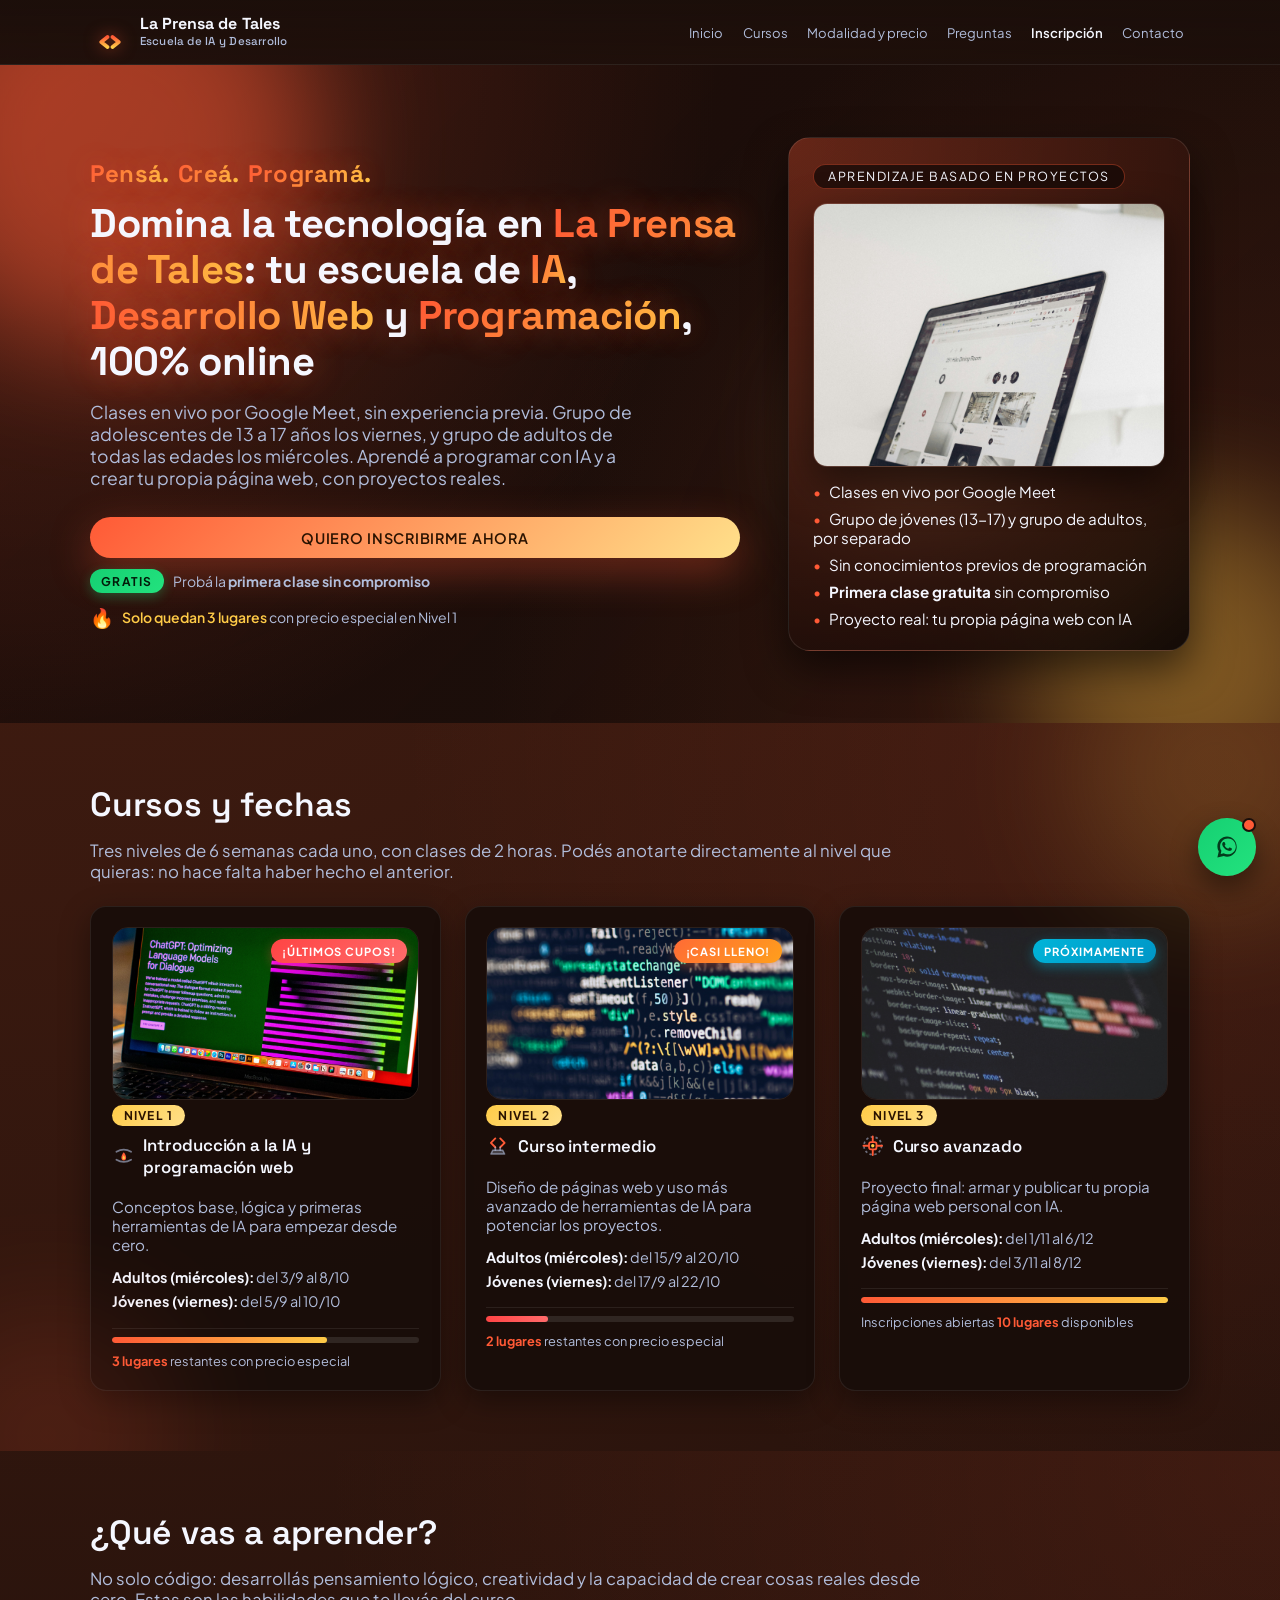
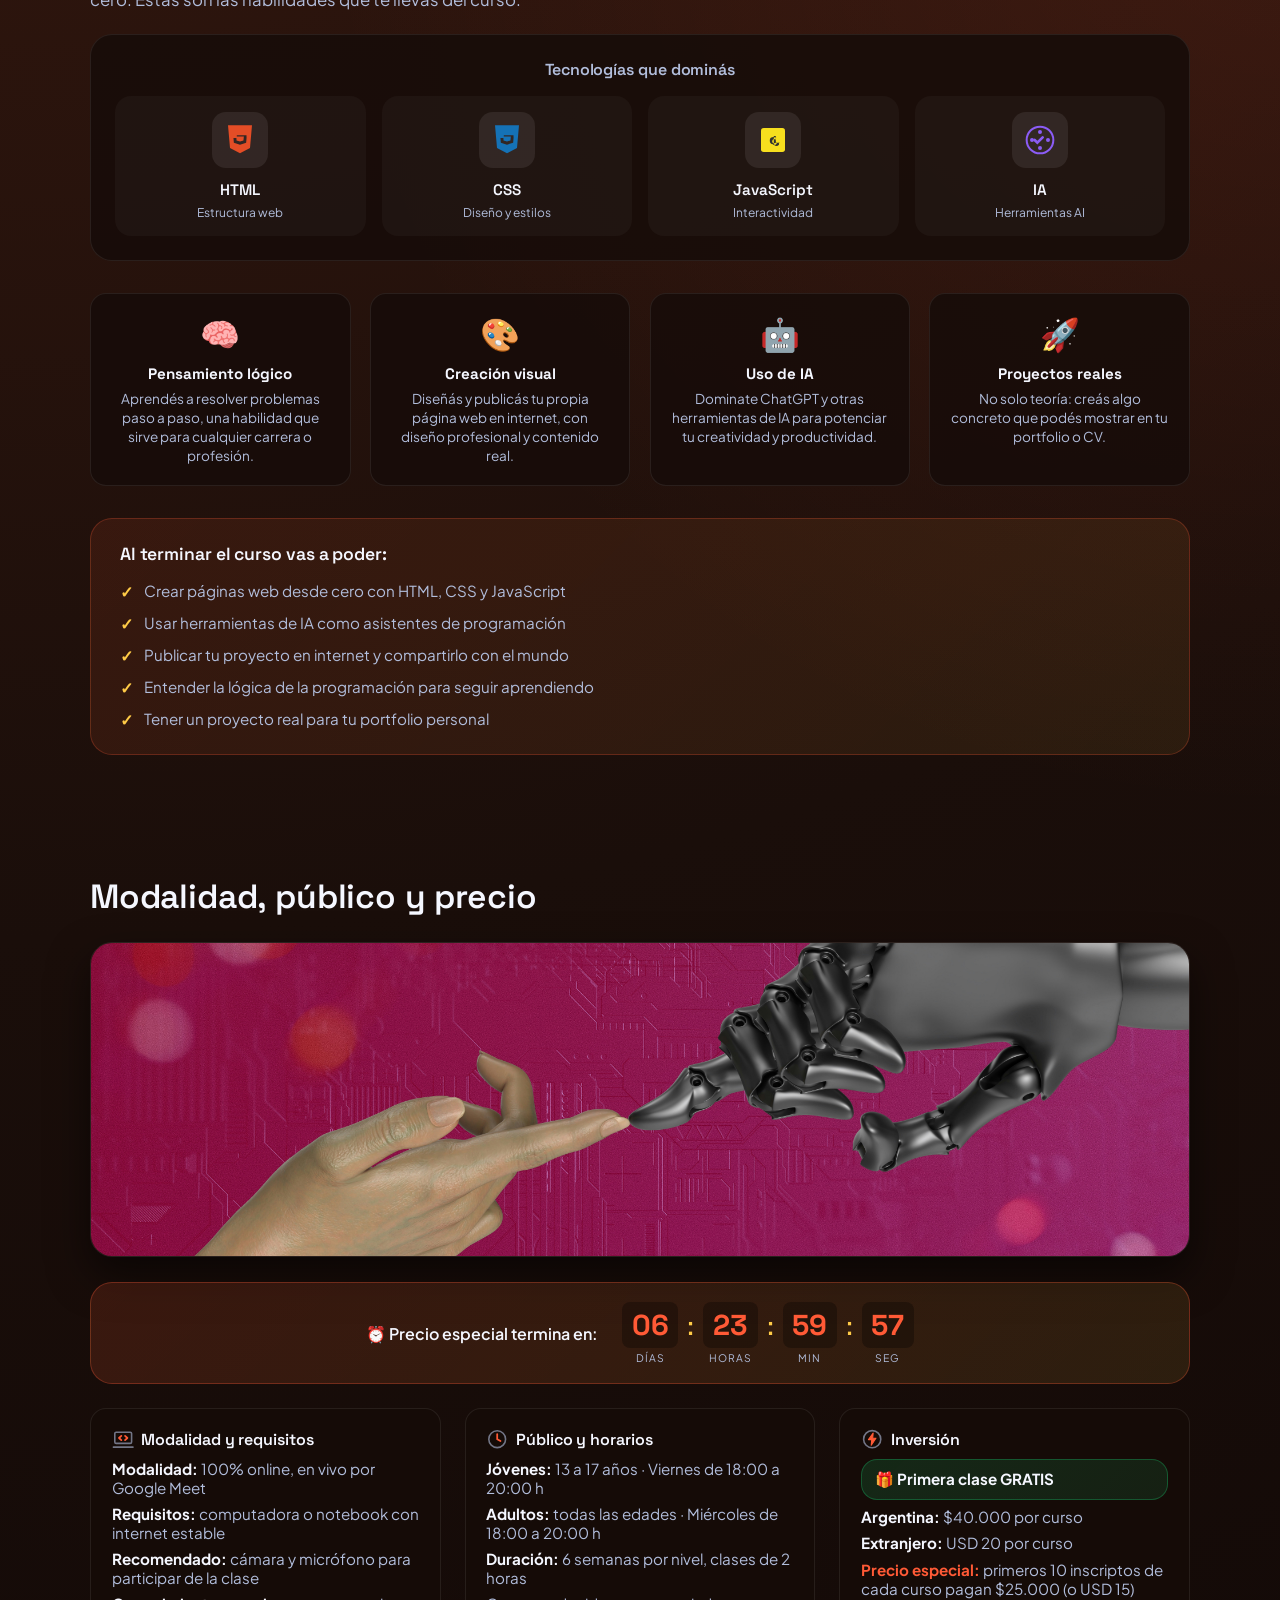
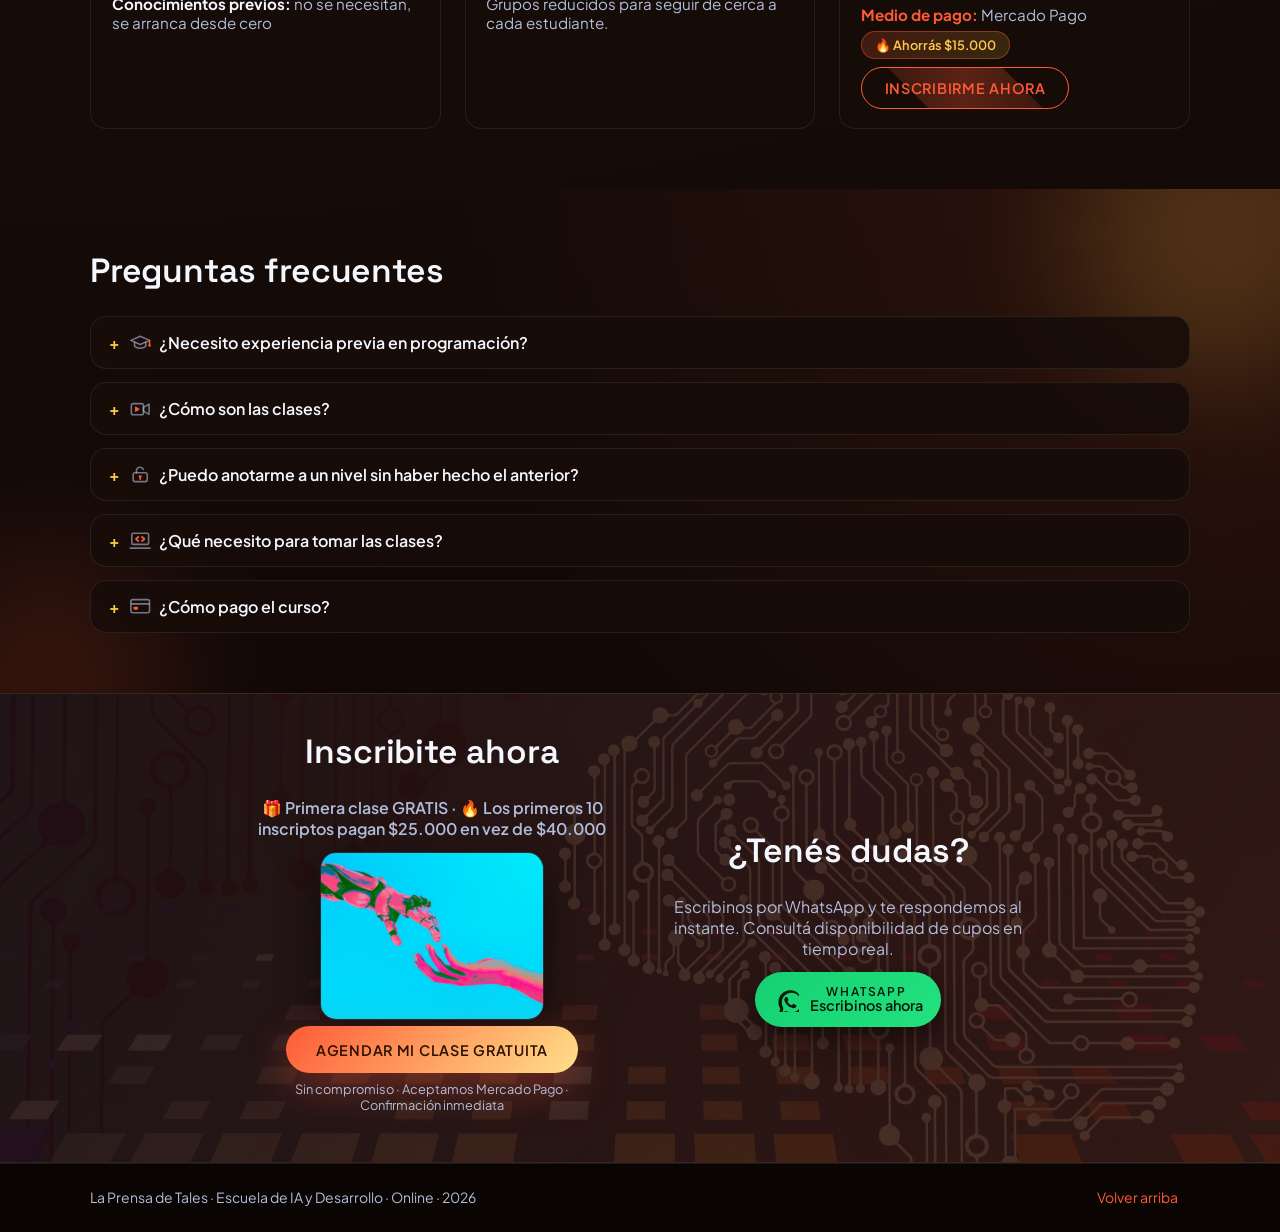
<file: index.html>
<!DOCTYPE html>
<html lang="es">
<head>
  <meta charset="UTF-8">
  <meta name="viewport" content="width=device-width, initial-scale=1.0">
  <title>La Prensa de Tales | Escuela de IA, Desarrollo Web y Programación online</title>
  <meta name="description" content="Cursos online en vivo de programación web e inteligencia artificial por Google Meet. Sin experiencia previa. Grupo de adolescentes (13 a 17 años, viernes) y grupo de adultos (miércoles). Inscripción por nivel, cupos limitados.">
  <meta name="theme-color" content="#1a0e0a">

  <meta property="og:type" content="website">
  <meta property="og:locale" content="es_AR">
  <meta property="og:title" content="Clases de Programación e IA Online | Jóvenes y Adultos">
  <meta property="og:description" content="Cursos online en vivo por Google Meet, sin experiencia previa. Adolescentes los viernes, adultos los miércoles. Inscripción independiente por nivel.">
  <meta property="og:image" content="https://jpviola.github.io/cursos-programacion/assets/charlesdeluvio-HTDVSbFsy3U-unsplash.jpg">
  <meta property="og:url" content="https://jpviola.github.io/cursos-programacion/">
  <link rel="canonical" href="https://jpviola.github.io/cursos-programacion/">

  <meta name="twitter:card" content="summary_large_image">
  <meta name="twitter:title" content="Clases de Programación e IA Online | Jóvenes y Adultos">
  <meta name="twitter:description" content="Cursos online en vivo por Google Meet, sin experiencia previa. Adolescentes los viernes, adultos los miércoles.">
  <meta name="twitter:image" content="https://jpviola.github.io/cursos-programacion/assets/charlesdeluvio-HTDVSbFsy3U-unsplash.jpg">

  <link rel="icon" href="assets/favicon_laprensadeTales.ico" sizes="any">

  <link rel="preconnect" href="https://fonts.googleapis.com">
  <link rel="preconnect" href="https://fonts.gstatic.com" crossorigin>
  <link href="https://fonts.googleapis.com/css2?family=Plus+Jakarta+Sans:ital,wght@0,400;0,500;0,600;0,700;1,400;1,500&family=Space+Grotesk:wght@500;600;700&display=swap" rel="stylesheet">
  <link rel="stylesheet" href="styles.css">

  <script type="application/ld+json">
  {
    "@context": "https://schema.org",
    "@type": "Course",
    "name": "Programación web e inteligencia artificial (online)",
    "description": "Curso online en vivo por Google Meet de programación web e inteligencia artificial, sin experiencia previa requerida. Grupo de adolescentes de 13 a 17 años (viernes) y grupo de adultos de todas las edades (miércoles). Tres niveles de 6 semanas cada uno, con inscripción independiente por nivel.",
    "provider": {
      "@type": "Person",
      "name": "Juan Pablo Viola"
    },
    "hasCourseInstance": [
      { "@type": "CourseInstance", "name": "Nivel 1 · Introducción a la IA y programación web (Adultos)", "courseMode": "online", "courseWorkload": "PT2H", "startDate": "2026-09-03", "endDate": "2026-10-08" },
      { "@type": "CourseInstance", "name": "Nivel 1 · Introducción a la IA y programación web (Jóvenes)", "courseMode": "online", "courseWorkload": "PT2H", "startDate": "2026-09-05", "endDate": "2026-10-10" },
      { "@type": "CourseInstance", "name": "Nivel 2 · Curso intermedio (Adultos)", "courseMode": "online", "courseWorkload": "PT2H", "startDate": "2026-09-15", "endDate": "2026-10-20" },
      { "@type": "CourseInstance", "name": "Nivel 2 · Curso intermedio (Jóvenes)", "courseMode": "online", "courseWorkload": "PT2H", "startDate": "2026-09-17", "endDate": "2026-10-22" },
      { "@type": "CourseInstance", "name": "Nivel 3 · Curso avanzado (Adultos)", "courseMode": "online", "courseWorkload": "PT2H", "startDate": "2026-11-01", "endDate": "2026-12-06" },
      { "@type": "CourseInstance", "name": "Nivel 3 · Curso avanzado (Jóvenes)", "courseMode": "online", "courseWorkload": "PT2H", "startDate": "2026-11-03", "endDate": "2026-12-08" }
    ],
    "offers": [
      { "@type": "Offer", "priceCurrency": "ARS", "price": "0", "description": "Primera clase gratuita sin compromiso" },
      { "@type": "Offer", "priceCurrency": "ARS", "price": "40000", "description": "Precio por curso en Argentina. $25.000 para los primeros 10 inscriptos de cada curso." },
      { "@type": "Offer", "priceCurrency": "USD", "price": "20", "description": "Precio por curso para inscriptos desde el exterior. USD 15 para los primeros 10 inscriptos de cada curso." }
    ]
  }
  </script>
</head>
<body>
  <a href="#main" class="skip-link">Saltar al contenido principal</a>

  <svg width="0" height="0" style="position:absolute" aria-hidden="true" focusable="false">
    <defs>
      <symbol id="ico-laptop" viewBox="0 0 24 24">
        <rect x="3" y="4.5" width="18" height="12" rx="1.5" fill="none" stroke="rgba(177,189,219,0.6)" stroke-width="1.7"/>
        <path d="M1.5 20.5 H22.5" fill="none" stroke="rgba(177,189,219,0.6)" stroke-width="1.7" stroke-linecap="round"/>
        <path d="M10 8.5 L7.5 10.75 L10 13" fill="none" stroke="#ff5a36" stroke-width="1.9" stroke-linecap="round" stroke-linejoin="round"/>
        <path d="M14 8.5 L16.5 10.75 L14 13" fill="none" stroke="#ff5a36" stroke-width="1.9" stroke-linecap="round" stroke-linejoin="round"/>
      </symbol>
      <symbol id="ico-clock" viewBox="0 0 24 24">
        <circle cx="12" cy="12" r="9" fill="none" stroke="rgba(177,189,219,0.6)" stroke-width="1.7"/>
        <path d="M12 6.5 V12 L15.5 14" fill="none" stroke="#ff5a36" stroke-width="1.9" stroke-linecap="round" stroke-linejoin="round"/>
      </symbol>
      <symbol id="ico-bolt" viewBox="0 0 24 24">
        <circle cx="12" cy="12" r="9.2" fill="none" stroke="rgba(177,189,219,0.6)" stroke-width="1.7"/>
        <path d="M13 5.5 L8 12.5 H11.5 L11 18.5 L16 11 H12.5 Z" fill="#ff5a36" stroke="#ff5a36" stroke-width="1.2" stroke-linejoin="round"/>
      </symbol>
      <symbol id="ico-cap" viewBox="0 0 24 24">
        <path d="M2 9 L12 4.5 L22 9 L12 13.5 Z" fill="none" stroke="rgba(177,189,219,0.6)" stroke-width="1.7" stroke-linejoin="round"/>
        <path d="M6 11 V15.5 C6 15.5 8.5 17.5 12 17.5 C15.5 17.5 18 15.5 18 15.5 V11" fill="none" stroke="rgba(177,189,219,0.6)" stroke-width="1.7" stroke-linecap="round" stroke-linejoin="round"/>
        <path d="M22 9 V13.5" fill="none" stroke="#ff5a36" stroke-width="1.7" stroke-linecap="round"/>
        <circle cx="22" cy="14.5" r="1.4" fill="#ff5a36"/>
      </symbol>
      <symbol id="ico-video" viewBox="0 0 24 24">
        <rect x="2.5" y="6" width="13" height="12" rx="2" fill="none" stroke="rgba(177,189,219,0.6)" stroke-width="1.7"/>
        <path d="M15.5 10 L21.5 6.5 V17.5 L15.5 14 Z" fill="none" stroke="rgba(177,189,219,0.6)" stroke-width="1.7" stroke-linejoin="round"/>
        <path d="M7 9.5 L11 12 L7 14.5 Z" fill="#ff5a36" stroke="#ff5a36" stroke-width="1" stroke-linejoin="round"/>
      </symbol>
      <symbol id="ico-unlock" viewBox="0 0 24 24">
        <rect x="4.5" y="10.5" width="15" height="9.5" rx="2" fill="none" stroke="rgba(177,189,219,0.6)" stroke-width="1.7"/>
        <path d="M8 10.5 V7.5 A4 4 0 0 1 15.5 7" fill="none" stroke="rgba(177,189,219,0.6)" stroke-width="1.7" stroke-linecap="round"/>
        <circle cx="12" cy="14.5" r="1.5" fill="#ff5a36"/>
        <path d="M12 15.5 V17.5" fill="none" stroke="#ff5a36" stroke-width="1.7" stroke-linecap="round"/>
      </symbol>
      <symbol id="ico-card" viewBox="0 0 24 24">
        <rect x="2" y="5" width="20" height="14" rx="2" fill="none" stroke="rgba(177,189,219,0.6)" stroke-width="1.7"/>
        <path d="M2 9.5 H22" fill="none" stroke="rgba(177,189,219,0.6)" stroke-width="1.7"/>
        <rect x="5" y="12.5" width="4.5" height="3.2" rx="0.6" fill="#ff5a36"/>
      </symbol>
      <symbol id="ico-flame" viewBox="0 0 24 24">
        <path d="M4.5 8 Q12 3.5 19.5 8" fill="none" stroke="rgba(177,189,219,0.6)" stroke-width="1.8" stroke-linecap="round"/>
        <path d="M4.5 16 Q12 20.5 19.5 16" fill="none" stroke="rgba(177,189,219,0.6)" stroke-width="1.8" stroke-linecap="round"/>
        <path d="M12 8.5 C13.8 10.8 14.4 12.5 14.4 14.1 C14.4 15.9 13.3 16.8 12 16.8 C10.7 16.8 9.6 15.9 9.6 14.1 C9.6 12.5 10.2 10.8 12 8.5 Z" fill="#ff5a36"/>
        <path d="M12 11.4 C12.9 12.7 13.2 13.6 13.2 14.4 C13.2 15.3 12.7 15.8 12 15.8 C11.3 15.8 10.8 15.3 10.8 14.4 C10.8 13.6 11.1 12.7 12 11.4 Z" fill="#ffcb47"/>
      </symbol>
      <symbol id="ico-nodes" viewBox="0 0 24 24">
        <path d="M12 12 L5 5 M12 12 L19 5 M12 12 L5 19 M12 12 L19 19" stroke="rgba(177,189,219,0.5)" stroke-width="1.6" stroke-linecap="round"/>
        <circle cx="5" cy="5" r="2.4" fill="#b1bddb"/>
        <circle cx="19" cy="5" r="2.4" fill="#b1bddb"/>
        <circle cx="5" cy="19" r="2.4" fill="#b1bddb"/>
        <circle cx="19" cy="19" r="2.4" fill="#b1bddb"/>
        <circle cx="12" cy="12" r="4.3" fill="#1a0e0a" stroke="#ff5a36" stroke-width="1.8"/>
        <path d="M12.7 9.8 L10.3 12.5 H12 L11.3 14.4 L13.7 11.7 H12 Z" fill="#ffcb47"/>
      </symbol>
      <symbol id="ico-codepress" viewBox="0 0 24 24">
        <path d="M9.5 4.5 L5 9 L9.5 13.5" fill="none" stroke="#ff5a36" stroke-width="1.9" stroke-linecap="round" stroke-linejoin="round"/>
        <path d="M14.5 4.5 L19 9 L14.5 13.5" fill="none" stroke="#ff5a36" stroke-width="1.9" stroke-linecap="round" stroke-linejoin="round"/>
        <path d="M9.5 13.5 V16.5 M14.5 13.5 V16.5" stroke="rgba(177,189,219,0.6)" stroke-width="1.7" stroke-linecap="round"/>
        <path d="M5 20.5 L7 16.5 H17 L19 20.5 Z" fill="rgba(177,189,219,0.3)" stroke="rgba(177,189,219,0.6)" stroke-width="1.5" stroke-linejoin="round"/>
      </symbol>
      <symbol id="ico-target" viewBox="0 0 24 24">
        <circle cx="12" cy="12" r="9" fill="none" stroke="rgba(177,189,219,0.55)" stroke-width="1.7" stroke-dasharray="2.5 2.5"/>
        <path d="M12 2.5 V8 M12 16 V21.5 M2.5 12 H8 M16 12 H21.5" stroke="#ff5a36" stroke-width="1.9" stroke-linecap="round"/>
        <rect x="8.2" y="8.2" width="7.6" height="7.6" rx="2" fill="#1a0e0a" stroke="#ff5a36" stroke-width="1.8"/>
        <circle cx="12" cy="12" r="1.7" fill="#ffcb47"/>
      </symbol>
    </defs>
  </svg>

  <header class="header">
    <div class="container header-content">
      <a href="#inicio" class="logo-area" aria-label="La Prensa de Tales, inicio">
        <svg class="brand-mark" viewBox="0 0 64 64" width="40" height="40" aria-hidden="true" focusable="false">
          <defs>
            <linearGradient id="brand-fire" x1="0" y1="0" x2="0" y2="1">
              <stop offset="0" stop-color="#ff5a36"/>
              <stop offset="1" stop-color="#ffcb47"/>
            </linearGradient>
          </defs>
          <g fill="none" stroke="url(#brand-fire)" stroke-width="6" stroke-linecap="round" stroke-linejoin="round">
            <path d="M16 16 H48"/>
            <path d="M32 16 V38"/>
            <path d="M28 40 L18 48 L28 56"/>
            <path d="M36 40 L46 48 L36 56"/>
          </g>
        </svg>
        <span class="logo-text">
          <span class="logo-main">La Prensa de Tales</span>
          <span class="logo-sub">Escuela de IA y Desarrollo</span>
        </span>
      </a>
      <button class="nav-toggle" aria-expanded="false" aria-label="Abrir menú" aria-controls="nav-principal">
        <span></span>
        <span></span>
        <span></span>
      </button>
      <nav class="nav" id="nav-principal">
        <a href="#inicio" class="nav-link">Inicio</a>
        <a href="#cursos" class="nav-link">Cursos</a>
        <a href="#info" class="nav-link">Modalidad y precio</a>
        <a href="#faq" class="nav-link">Preguntas</a>
        <a href="#inscripcion" class="nav-link nav-highlight">Inscripción</a>
        <a href="#contacto" class="nav-link">Contacto</a>
      </nav>
    </div>
  </header>

  <main id="main">
    <section id="inicio" class="section hero">
      <div class="hero-overlay"></div>
      <div class="blob hero-blob-1" aria-hidden="true"></div>
      <div class="blob hero-blob-2" aria-hidden="true"></div>
      <div class="blob hero-blob-3" aria-hidden="true"></div>
      <div class="container hero-content">
        <div class="hero-text">
          <p class="hero-slogan"><span class="fire-text">Pensá.</span> <span class="fire-text">Creá.</span> <span class="fire-text">Programá.</span></p>
          <h1>Domina la tecnología en <span class="fire-text">La Prensa de Tales</span>: tu escuela de <span class="fire-text">IA</span>, <span class="fire-text">Desarrollo Web</span> y <span class="fire-text">Programación</span>, 100% online</h1>
          <p class="hero-subtitle">Clases en vivo por Google Meet, sin experiencia previa. Grupo de adolescentes de 13 a 17 años los viernes, y grupo de adultos de todas las edades los miércoles. Aprendé a programar con IA y a crear tu propia página web, con proyectos reales.</p>
          <div class="hero-cta">
            <button id="btn-inscripcion-hero" class="btn btn-primary btn-pulse">Quiero inscribirme ahora</button>
            <div class="hero-free-trial">
              <span class="free-trial-badge">GRATIS</span>
              <span class="hero-note">Probá la <strong>primera clase sin compromiso</strong></span>
            </div>
            <div class="hero-urgency">
              <span class="urgency-icon">🔥</span>
              <span class="hero-note"><span class="hero-note-warm">Solo quedan 3 lugares</span> con precio especial en Nivel 1</span>
            </div>
          </div>
        </div>
        <div class="hero-side">
          <div class="hero-badge">Aprendizaje basado en proyectos</div>
          <img class="hero-photo" src="assets/charlesdeluvio-HTDVSbFsy3U-unsplash.jpg" alt="Persona aprendiendo programación en notebook" loading="lazy">
          <ul class="hero-list">
            <li>Clases en vivo por Google Meet</li>
            <li>Grupo de jóvenes (13-17) y grupo de adultos, por separado</li>
            <li>Sin conocimientos previos de programación</li>
            <li><strong>Primera clase gratuita</strong> sin compromiso</li>
            <li>Proyecto real: tu propia página web con IA</li>
          </ul>
        </div>
      </div>
    </section>

    <section id="cursos" class="section section-alt section-blobbed">
      <div class="blob section-blob-1" aria-hidden="true"></div>
      <div class="blob section-blob-2" aria-hidden="true"></div>
      <div class="container">
        <h2>Cursos y fechas</h2>
        <p class="section-lead">Tres niveles de 6 semanas cada uno, con clases de 2 horas. Podés anotarte directamente al nivel que quieras: no hace falta haber hecho el anterior.</p>
        <div class="grid-3 cursos-grid">
          <article class="card curso-card">
            <div class="curso-card-header">
              <img class="curso-card-img" src="assets/emiliano-vittoriosi-G_vWviqUCCg-unsplash.jpg" alt="Escribiendo las primeras líneas de código" loading="lazy">
              <span class="curso-badge">Nivel 1</span>
              <span class="urgency-badge">¡Últimos cupos!</span>
            </div>
            <h3><svg class="ico curso-ico" aria-hidden="true"><use href="#ico-flame"/></svg> Introducción a la IA y programación web</h3>
            <p>Conceptos base, lógica y primeras herramientas de IA para empezar desde cero.</p>
            <ul class="curso-fechas">
              <li><strong>Adultos (miércoles):</strong> del 3/9 al 8/10</li>
              <li><strong>Jóvenes (viernes):</strong> del 5/9 al 10/10</li>
            </ul>
            <div class="cupos-disponibles">
              <div class="cupos-bar">
                <div class="cupos-bar-fill" data-cupos="7" data-total="10"></div>
              </div>
              <span class="cupos-text"><strong>3 lugares</strong> restantes con precio especial</span>
            </div>
          </article>
          <article class="card curso-card">
            <div class="curso-card-header">
              <img class="curso-card-img" src="assets/markus-spiske-MgtHZ4zlC1U-unsplash.jpg" alt="Código de una página web en pantalla" loading="lazy">
              <span class="curso-badge">Nivel 2</span>
              <span class="urgency-badge urgency-hot">¡Casi lleno!</span>
            </div>
            <h3><svg class="ico curso-ico" aria-hidden="true"><use href="#ico-codepress"/></svg> Curso intermedio</h3>
            <p>Diseño de páginas web y uso más avanzado de herramientas de IA para potenciar los proyectos.</p>
            <ul class="curso-fechas">
              <li><strong>Adultos (miércoles):</strong> del 15/9 al 20/10</li>
              <li><strong>Jóvenes (viernes):</strong> del 17/9 al 22/10</li>
            </ul>
            <div class="cupos-disponibles">
              <div class="cupos-bar">
                <div class="cupos-bar-fill" data-cupos="2" data-total="10"></div>
              </div>
              <span class="cupos-text"><strong>2 lugares</strong> restantes con precio especial</span>
            </div>
          </article>
          <article class="card curso-card">
            <div class="curso-card-header">
              <img class="curso-card-img" src="assets/maik-jonietz-_yMciiStJyY-unsplash.jpg" alt="Pantalla mostrando un proyecto web terminado" loading="lazy">
              <span class="curso-badge">Nivel 3</span>
              <span class="urgency-badge urgency-new">Próximamente</span>
            </div>
            <h3><svg class="ico curso-ico" aria-hidden="true"><use href="#ico-target"/></svg> Curso avanzado</h3>
            <p>Proyecto final: armar y publicar tu propia página web personal con IA.</p>
            <ul class="curso-fechas">
              <li><strong>Adultos (miércoles):</strong> del 1/11 al 6/12</li>
              <li><strong>Jóvenes (viernes):</strong> del 3/11 al 8/12</li>
            </ul>
            <div class="cupos-disponibles">
              <div class="cupos-bar">
                <div class="cupos-bar-fill" data-cupos="10" data-total="10"></div>
              </div>
              <span class="cupos-text">Inscripciones abiertas <strong>10 lugares</strong> disponibles</span>
            </div>
          </article>
        </div>
      </div>
    </section>

    <section id="beneficios" class="section section-alt">
      <div class="container">
        <h2>¿Qué vas a aprender?</h2>
        <p class="section-lead">No solo código: desarrollás pensamiento lógico, creatividad y la capacidad de crear cosas reales desde cero. Estas son las habilidades que te llevás del curso.</p>
        
        <div class="tech-showcase">
          <h3 class="tech-title">Tecnologías que dominás</h3>
          <div class="tech-grid">
            <div class="tech-item">
              <div class="tech-icon html-icon">
                <svg viewBox="0 0 24 24" width="32" height="32" aria-hidden="true">
                  <path fill="#E44D26" d="M3 1l1.5 17L12 22l7.5-4L21 1H3zm14.5 5H8.5l.2 2.5h8.4l-.5 5.5-4.6 1.5-4.6-1.5-.3-3.5h2.2l.1 1.8 2.6.8 2.6-.8.3-3h-5.3V8h7.2l-.2 2.5z"/>
                </svg>
              </div>
              <span class="tech-name">HTML</span>
              <span class="tech-desc">Estructura web</span>
            </div>
            <div class="tech-item">
              <div class="tech-icon css-icon">
                <svg viewBox="0 0 24 24" width="32" height="32" aria-hidden="true">
                  <path fill="#1572B6" d="M3 1l1.5 17L12 22l7.5-4L21 1H3zm14.5 5H8.5l.2 2.5h8.4l-.5 5.5-4.6 1.5-4.6-1.5-.3-3.5h2.2l.1 1.8 2.6.8 2.6-.8.3-3h-5.3V8h7.2l-.2 2.5z"/>
                </svg>
              </div>
              <span class="tech-name">CSS</span>
              <span class="tech-desc">Diseño y estilos</span>
            </div>
            <div class="tech-item">
              <div class="tech-icon js-icon">
                <svg viewBox="0 0 24 24" width="32" height="32" aria-hidden="true">
                  <rect fill="#F7DF1E" x="3" y="3" width="18" height="18" rx="2"/>
                  <path fill="#323330" d="M12 15.2c-.8 0-1.4-.2-1.8-.7-.4-.5-.6-1.1-.6-2 0-1 .3-1.7.8-2.1.5-.4 1.2-.6 2.1-.6.8 0 1.4.2 1.9.5l-.4 1.4c-.3-.2-.7-.3-1.1-.3-.5 0-.9.1-1.1.4-.2.3-.4.6-.4 1.1 0 .5.1.9.4 1.1.2.3.6.4 1 .4.7 0 1.2-.2 1.6-.7l.4 1.1c-.6.6-1.3.9-2.3.9zm4.3-.1l.5-1.4c-.4.3-.8.4-1.3.4-.6 0-1-.2-1.2-.5-.2-.4-.2-.8-.2-1.4V9h-1.5v4.8c0 1 .2 1.7.5 2.1.3.4.8.6 1.4.6.8 0 1.4-.3 2-.9l-.2-1.3z"/>
                </svg>
              </div>
              <span class="tech-name">JavaScript</span>
              <span class="tech-desc">Interactividad</span>
            </div>
            <div class="tech-item">
              <div class="tech-icon ai-icon">
                <svg viewBox="0 0 24 24" width="32" height="32" aria-hidden="true">
                  <circle cx="12" cy="12" r="10" fill="none" stroke="#8b5cf6" stroke-width="1.5"/>
                  <path d="M8 12l2 2 4-4" stroke="#8b5cf6" stroke-width="2" fill="none" stroke-linecap="round"/>
                  <circle cx="12" cy="6" r="1.5" fill="#8b5cf6"/>
                  <circle cx="12" cy="18" r="1.5" fill="#8b5cf6"/>
                  <circle cx="6" cy="12" r="1.5" fill="#8b5cf6"/>
                  <circle cx="18" cy="12" r="1.5" fill="#8b5cf6"/>
                </svg>
              </div>
              <span class="tech-name">IA</span>
              <span class="tech-desc">Herramientas AI</span>
            </div>
          </div>
        </div>

        <div class="skills-grid">
          <div class="skill-card">
            <div class="skill-icon">🧠</div>
            <h4>Pensamiento lógico</h4>
            <p>Aprendés a resolver problemas paso a paso, una habilidad que sirve para cualquier carrera o profesión.</p>
          </div>
          <div class="skill-card">
            <div class="skill-icon">🎨</div>
            <h4>Creación visual</h4>
            <p>Diseñás y publicás tu propia página web en internet, con diseño profesional y contenido real.</p>
          </div>
          <div class="skill-card">
            <div class="skill-icon">🤖</div>
            <h4>Uso de IA</h4>
            <p>Dominate ChatGPT y otras herramientas de IA para potenciar tu creatividad y productividad.</p>
          </div>
          <div class="skill-card">
            <div class="skill-icon">🚀</div>
            <h4>Proyectos reales</h4>
            <p>No solo teoría: creás algo concreto que podés mostrar en tu portfolio o CV.</p>
          </div>
        </div>

        <div class="outcomes-box">
          <h3>Al terminar el curso vas a poder:</h3>
          <ul class="outcomes-list">
            <li>
              <span class="outcome-check">✓</span>
              <span>Crear páginas web desde cero con HTML, CSS y JavaScript</span>
            </li>
            <li>
              <span class="outcome-check">✓</span>
              <span>Usar herramientas de IA como asistentes de programación</span>
            </li>
            <li>
              <span class="outcome-check">✓</span>
              <span>Publicar tu proyecto en internet y compartirlo con el mundo</span>
            </li>
            <li>
              <span class="outcome-check">✓</span>
              <span>Entender la lógica de la programación para seguir aprendiendo</span>
            </li>
            <li>
              <span class="outcome-check">✓</span>
              <span>Tener un proyecto real para tu portfolio personal</span>
            </li>
          </ul>
        </div>
      </div>
    </section>

    <section id="info" class="section">
      <div class="container">
        <h2>Modalidad, público y precio</h2>
        <img class="info-banner" src="assets/igor-omilaev-gVQLAbGVB6Q-unsplash.jpg" alt="Grupo de estudiantes trabajando juntos con notebooks" loading="lazy">
        
        <div class="countdown-banner">
          <div class="countdown-content">
            <span class="countdown-label">⏰ Precio especial termina en:</span>
            <div class="countdown-timer" id="countdown">
              <div class="countdown-unit">
                <span class="countdown-number" id="days">07</span>
                <span class="countdown-text">días</span>
              </div>
              <span class="countdown-sep">:</span>
              <div class="countdown-unit">
                <span class="countdown-number" id="hours">23</span>
                <span class="countdown-text">horas</span>
              </div>
              <span class="countdown-sep">:</span>
              <div class="countdown-unit">
                <span class="countdown-number" id="minutes">59</span>
                <span class="countdown-text">min</span>
              </div>
              <span class="countdown-sep">:</span>
              <div class="countdown-unit">
                <span class="countdown-number" id="seconds">59</span>
                <span class="countdown-text">seg</span>
              </div>
            </div>
          </div>
        </div>

        <div class="details-grid">
          <div class="details-col">
            <h3><svg class="ico details-icon" aria-hidden="true"><use href="#ico-laptop"/></svg> Modalidad y requisitos</h3>
            <p><strong>Modalidad:</strong> 100% online, en vivo por Google Meet</p>
            <p><strong>Requisitos:</strong> computadora o notebook con internet estable</p>
            <p><strong>Recomendado:</strong> cámara y micrófono para participar de la clase</p>
            <p><strong>Conocimientos previos:</strong> no se necesitan, se arranca desde cero</p>
          </div>
          <div class="details-col">
            <h3><svg class="ico details-icon" aria-hidden="true"><use href="#ico-clock"/></svg> Público y horarios</h3>
            <p><strong>Jóvenes:</strong> 13 a 17 años · Viernes de 18:00 a 20:00 h</p>
            <p><strong>Adultos:</strong> todas las edades · Miércoles de 18:00 a 20:00 h</p>
            <p><strong>Duración:</strong> 6 semanas por nivel, clases de 2 horas</p>
            <p class="details-highlight">Grupos reducidos para seguir de cerca a cada estudiante.</p>
          </div>
          <div class="details-col">
            <h3><svg class="ico details-icon" aria-hidden="true"><use href="#ico-bolt"/></svg> Inversión</h3>
            <p class="free-class-highlight">🎁 <strong>Primera clase GRATIS</strong></p>
            <p><strong>Argentina:</strong> $40.000 por curso</p>
            <p><strong>Extranjero:</strong> USD 20 por curso</p>
            <p><strong class="strong-accent">Precio especial:</strong> primeros 10 inscriptos de cada curso pagan $25.000 (o USD 15)</p>
            <p><strong class="strong-accent">Medio de pago:</strong> Mercado Pago</p>
            <div class="precio-urgencia">
              <span class="precio-badge">🔥 Ahorrás $15.000</span>
            </div>
            <button id="btn-inscripcion-detalles" class="btn btn-outline btn-glow">Inscribirme ahora</button>
          </div>
        </div>
      </div>
    </section>

    <section id="faq" class="section section-alt section-blobbed">
      <div class="blob section-blob-1" aria-hidden="true"></div>
      <div class="blob section-blob-2" aria-hidden="true"></div>
      <div class="container">
        <h2>Preguntas frecuentes</h2>
        <div class="faq-list">
            <details class="faq-item">
              <summary><svg class="ico faq-icon" aria-hidden="true"><use href="#ico-cap"/></svg> ¿Necesito experiencia previa en programación?</summary>
              <p>No. Los tres niveles están pensados para empezar desde cero, sin conocimientos previos de programación ni de IA.</p>
            </details>
            <details class="faq-item">
              <summary><svg class="ico faq-icon" aria-hidden="true"><use href="#ico-video"/></svg> ¿Cómo son las clases?</summary>
              <p>Son en vivo por Google Meet, con grupos reducidos. Jóvenes (13 a 17 años) los viernes, y adultos (todas las edades) los miércoles, ambos de 18:00 a 20:00 h.</p>
            </details>
            <details class="faq-item">
              <summary><svg class="ico faq-icon" aria-hidden="true"><use href="#ico-unlock"/></svg> ¿Puedo anotarme a un nivel sin haber hecho el anterior?</summary>
              <p>Sí. Cada curso (introducción, intermedio y avanzado) se dicta de forma independiente, podés empezar por el que quieras.</p>
            </details>
            <details class="faq-item">
              <summary><svg class="ico faq-icon" aria-hidden="true"><use href="#ico-laptop"/></svg> ¿Qué necesito para tomar las clases?</summary>
              <p>Una computadora o notebook con conexión a internet estable. Google Meet funciona directamente desde el navegador, no hace falta instalar nada. Se recomienda contar con cámara y micrófono.</p>
            </details>
            <details class="faq-item">
              <summary><svg class="ico faq-icon" aria-hidden="true"><use href="#ico-card"/></svg> ¿Cómo pago el curso?</summary>
              <p>A través de Mercado Pago. El valor es de $40.000 en Argentina o USD 20 desde el exterior, con precio especial para los primeros 10 inscriptos de cada curso.</p>
            </details>
        </div>
      </div>
    </section>

    <section id="inscripcion" class="section section-accent section-compact contacto-bg">
      <div class="container inscripcion-merged">
        <div class="inscripcion-col">
          <h2>Inscribite ahora</h2>
          <p class="inscripcion-urgency">🎁 Primera clase GRATIS · 🔥 Los primeros 10 inscriptos pagan $25.000 en vez de $40.000</p>
          <img class="inscripcion-photo" src="assets/cash-macanaya-X9Cemmq4YjM-unsplash.jpg" alt="Estudiante concentrado programando" loading="lazy">
          <button id="btn-inscripcion-form" class="btn btn-primary btn-lg btn-pulse">Agendar mi clase gratuita</button>
          <p class="inscripcion-note">Sin compromiso · Aceptamos Mercado Pago · Confirmación inmediata</p>
        </div>
        <div class="contacto-col" id="contacto">
          <h2>¿Tenés dudas?</h2>
          <p>Escribinos por WhatsApp y te respondemos al instante. Consultá disponibilidad de cupos en tiempo real.</p>
          <a href="https://wa.me/543416485693?text=Hola!%20Quiero%20info%20sobre%20los%20cursos%20de%20programación" class="social-link whatsapp-style" target="_blank" rel="noopener noreferrer">
            <svg viewBox="0 0 24 24" width="26" height="26" aria-hidden="true" focusable="false">
              <path fill="currentColor" d="M16.04 4C9.94 4 5 8.94 5 15.04c0 2.13.6 4.12 1.63 5.81L5 28l7.35-1.6a11 11 0 0 0 3.69.64h.01c6.1 0 11.04-4.94 11.04-11.04C27.09 8.94 22.14 4 16.04 4Zm0 20.2h-.01c-1.16 0-2.3-.31-3.29-.9l-.24-.14-3.68.8.79-3.58-.15-.25a8.98 8.98 0 0 1-1.37-4.79c0-4.97 4.05-9.02 9.02-9.02 2.41 0 4.67.94 6.38 2.64a8.96 8.96 0 0 1 2.64 6.38c0 4.97-4.05 9.02-9.02 9.02Zm4.95-6.76c-.27-.14-1.6-.79-1.85-.88-.25-.09-.43-.14-.61.14-.18.27-.7.88-.86 1.06-.16.18-.32.2-.59.07-.27-.14-1.14-.42-2.18-1.34-.8-.72-1.35-1.6-1.5-1.87-.16-.27-.02-.42.12-.55.12-.12.27-.32.4-.48.14-.16.18-.27.27-.45.09-.18.05-.34-.02-.48-.07-.14-.61-1.48-.84-2.02-.22-.53-.44-.46-.61-.47l-.52-.01c-.18 0-.48.07-.73.34-.25.27-.96.94-.96 2.28 0 1.34.98 2.64 1.12 2.82.14.18 1.93 2.94 4.67 4.12.65.28 1.16.45 1.56.58.66.21 1.25.18 1.72.11.53-.08 1.6-.65 1.83-1.29.23-.63.23-1.17.16-1.29-.07-.11-.25-.18-.52-.32Z"/>
            </svg>
            <span class="social-text">
              <span class="social-label">WhatsApp</span>
              <span class="social-handle">Escribinos ahora</span>
            </span>
          </a>
        </div>
      </div>
    </section>
  </main>

  <footer class="footer">
    <div class="container footer-content">
      <span>La Prensa de Tales · Escuela de IA y Desarrollo · Online · 2026</span>
      <button id="btn-volver-arriba" class="btn-link">Volver arriba</button>
    </div>
  </footer>

  <a href="https://wa.me/543416485693" class="whatsapp-fab" target="_blank" rel="noopener noreferrer" aria-label="Escribinos por WhatsApp">
    <span class="whatsapp-badge" aria-hidden="true"></span>
    <svg viewBox="0 0 32 32" width="28" height="28" aria-hidden="true" focusable="false">
      <path fill="currentColor" d="M16.04 4C9.94 4 5 8.94 5 15.04c0 2.13.6 4.12 1.63 5.81L5 28l7.35-1.6a11 11 0 0 0 3.69.64h.01c6.1 0 11.04-4.94 11.04-11.04C27.09 8.94 22.14 4 16.04 4Zm0 20.2h-.01c-1.16 0-2.3-.31-3.29-.9l-.24-.14-3.68.8.79-3.58-.15-.25a8.98 8.98 0 0 1-1.37-4.79c0-4.97 4.05-9.02 9.02-9.02 2.41 0 4.67.94 6.38 2.64a8.96 8.96 0 0 1 2.64 6.38c0 4.97-4.05 9.02-9.02 9.02Zm4.95-6.76c-.27-.14-1.6-.79-1.85-.88-.25-.09-.43-.14-.61.14-.18.27-.7.88-.86 1.06-.16.18-.32.2-.59.07-.27-.14-1.14-.42-2.18-1.34-.8-.72-1.35-1.6-1.5-1.87-.16-.27-.02-.42.12-.55.12-.12.27-.32.4-.48.14-.16.18-.27.27-.45.09-.18.05-.34-.02-.48-.07-.14-.61-1.48-.84-2.02-.22-.53-.44-.46-.61-.47l-.52-.01c-.18 0-.48.07-.73.34-.25.27-.96.94-.96 2.28 0 1.34.98 2.64 1.12 2.82.14.18 1.93 2.94 4.67 4.12.65.28 1.16.45 1.56.58.66.21 1.25.18 1.72.11.53-.08 1.6-.65 1.83-1.29.23-.63.23-1.17.16-1.29-.07-.11-.25-.18-.52-.32Z"/>
    </svg>
  </a>

  <div class="cta-sticky-mobile" id="cta-sticky">
    <div class="cta-sticky-content">
      <span class="cta-sticky-text">🔥 Solo quedan 3 lugares</span>
      <button class="btn btn-primary btn-sm" onclick="irAlFormulario()">Inscribirme</button>
    </div>
  </div>

  <script src="script.js" defer></script>
</body>
</html>
</file>
<file: styles.css>
:root {
  --color-bg: #1a0e0a;
  --color-bg-alt: #2a150d;
  --color-accent: #ff5a36;
  --color-accent-soft: rgba(255, 90, 54, 0.16);
  --color-accent-warm: #ffcb47;
  --color-accent-warm-soft: rgba(255, 203, 71, 0.16);
  --color-danger: #ff4040;
  --color-text: #f5f7ff;
  --color-muted: #b1bddb;
  --color-border: rgba(255, 255, 255, 0.08);
  --shadow-soft: 0 18px 40px rgba(0, 0, 0, 0.55);
  --radius-lg: 22px;
  --radius-md: 16px;
  --radius-pill: 999px;
  --ease-spring: cubic-bezier(0.34, 1.56, 0.64, 1);
}

* {
  box-sizing: border-box;
  margin: 0;
  padding: 0;
}

*:focus-visible {
  outline: 2px solid var(--color-accent);
  outline-offset: 3px;
}

.skip-link {
  position: absolute;
  top: -100%;
  left: 1rem;
  z-index: 999;
  padding: 0.5rem 1rem;
  background: var(--color-accent);
  color: #02101b;
  font-weight: 600;
  border-radius: var(--radius-pill);
  font-size: 0.9rem;
  transition: top 0.2s;
}

.skip-link:focus {
  top: 1rem;
  outline: 2px solid var(--color-text);
}

body {
  font-family: "Plus Jakarta Sans", "Segoe UI", sans-serif;
  font-weight: 400;
  background: radial-gradient(circle at top left, #4a1f12 0, #1a0e0a 55%, #0d0605 100%);
  color: var(--color-text);
  min-height: 100vh;
  overflow-x: hidden;
}

h1 {
  font-family: "Space Grotesk", "Segoe UI", sans-serif;
  font-weight: 700;
  letter-spacing: -0.01em;
}

h2, h3 {
  font-family: "Space Grotesk", "Segoe UI", sans-serif;
  font-weight: 600;
  letter-spacing: -0.005em;
}

p {
  font-size: 1rem;
}

img {
  max-width: 100%;
  display: block;
}

a {
  text-decoration: none;
  color: inherit;
}

button {
  font-family: inherit;
}

.container {
  width: min(1100px, 92vw);
  margin: 0 auto;
}

.blob {
  position: absolute;
  border-radius: 50%;
  filter: blur(60px);
  opacity: 0.5;
  pointer-events: none;
  z-index: 0;
}

@keyframes blobFloat {
  0%, 100% { transform: translate(0, 0) scale(1); }
  33% { transform: translate(3%, -4%) scale(1.06); }
  66% { transform: translate(-4%, 3%) scale(0.96); }
}

@keyframes blobFloatReverse {
  0%, 100% { transform: translate(0, 0) scale(1); }
  33% { transform: translate(-3%, 4%) scale(0.95); }
  66% { transform: translate(4%, -3%) scale(1.05); }
}

.section-wave {
  position: relative;
  display: block;
  width: 100%;
  height: 60px;
  margin-bottom: -1px;
}

.header {
  position: sticky;
  top: 0;
  z-index: 20;
  background: linear-gradient(to bottom, rgba(26, 14, 10, 0.96), rgba(26, 14, 10, 0.86));
  backdrop-filter: blur(14px);
  border-bottom: 1px solid var(--color-border);
}

.header-content {
  display: flex;
  align-items: center;
  justify-content: space-between;
  flex-wrap: nowrap;
  gap: 1.25rem;
  padding: 0.75rem 0;
}

.logo-area {
  display: flex;
  align-items: center;
  gap: 0.6rem;
  flex-shrink: 0;
}

.brand-mark {
  flex-shrink: 0;
  filter: drop-shadow(0 0 8px rgba(255, 90, 54, 0.55));
  transition: filter 0.25s ease-out, transform 0.32s var(--ease-spring);
}

.logo-area:hover .brand-mark,
.logo-area:focus-visible .brand-mark {
  filter: drop-shadow(0 0 14px rgba(255, 90, 54, 0.85));
  transform: translateY(-1px) scale(1.05);
}

.logo-text {
  display: flex;
  flex-direction: column;
  gap: 0.05rem;
}

.logo-main {
  font-family: "Space Grotesk", "Segoe UI", sans-serif;
  font-weight: 700;
  letter-spacing: 0.005em;
  font-size: 1rem;
  line-height: 1.05;
  color: var(--color-text);
  white-space: nowrap;
}

.logo-sub {
  font-family: "Space Grotesk", "Segoe UI", sans-serif;
  font-weight: 500;
  font-size: 0.72rem;
  letter-spacing: 0.02em;
  color: var(--color-muted);
  white-space: nowrap;
}

.nav {
  display: flex;
  flex-wrap: nowrap;
  gap: 0.5rem;
  font-size: 0.82rem;
}

.nav-link {
  position: relative;
  color: var(--color-muted);
  padding: 0.5rem 0.35rem;
  white-space: nowrap;
}

.nav-link::after {
  content: "";
  position: absolute;
  left: 0.35rem;
  right: 0.35rem;
  bottom: 0.25rem;
  height: 2px;
  width: 0;
  border-radius: 999px;
  background: linear-gradient(90deg, var(--color-accent), var(--color-accent-warm));
  transition: width 0.2s ease-out;
}

.nav-link:hover,
.nav-link:focus-visible {
  color: var(--color-text);
}

.nav-link:hover::after,
.nav-link:focus-visible::after {
  width: calc(100% - 0.7rem);
}

.nav-highlight {
  color: var(--color-text);
  font-weight: 600;
}

.nav-toggle {
  display: none;
  flex-direction: column;
  justify-content: center;
  gap: 5px;
  background: none;
  border: none;
  cursor: pointer;
  padding: 0.5rem;
  color: var(--color-text);
  margin-left: auto;
  flex-shrink: 0;
}

.nav-toggle span {
  display: block;
  width: 22px;
  height: 2px;
  background: currentColor;
  border-radius: 2px;
  transition: transform 0.22s ease-out, opacity 0.18s ease-out;
}

.header.nav-open .nav-toggle span:nth-child(1) {
  transform: translateY(7px) rotate(45deg);
}

.header.nav-open .nav-toggle span:nth-child(2) {
  opacity: 0;
}

.header.nav-open .nav-toggle span:nth-child(3) {
  transform: translateY(-7px) rotate(-45deg);
}

.section {
  padding: 3.75rem 0;
}

.section-alt {
  background: radial-gradient(circle at top right, rgba(255, 90, 54, 0.12), transparent 60%);
}

.section-blobbed {
  position: relative;
  overflow: hidden;
}

.section-blob-1 {
  width: 18rem;
  height: 18rem;
  top: -6rem;
  right: -5rem;
  background: var(--color-accent-warm);
  opacity: 0.16;
  animation: blobFloat 24s ease-in-out infinite;
}

.section-blob-2 {
  width: 16rem;
  height: 16rem;
  bottom: -7rem;
  left: -5rem;
  background: var(--color-accent);
  opacity: 0.14;
  animation: blobFloatReverse 28s ease-in-out infinite;
}

.section-accent {
  background: linear-gradient(120deg, rgba(255, 90, 54, 0.08), rgba(58, 26, 16, 0.92));
  border-block: 1px solid var(--color-border);
}

.section h2 {
  font-size: clamp(1.65rem, 2vw + 1rem, 2.1rem);
  margin-bottom: 1.5rem;
}

.section-lead {
  font-family: "Plus Jakarta Sans", "Segoe UI", sans-serif;
  font-size: 1.05rem;
  color: var(--color-muted);
  max-width: 52rem;
  margin-top: -0.6rem;
  margin-bottom: 1.5rem;
}

.hero {
  position: relative;
  padding-top: 4.5rem;
  padding-bottom: 4.5rem;
  overflow: hidden;
}

.hero-overlay {
  position: absolute;
  inset: 0;
  background-image:
    radial-gradient(circle at 0% 0%, rgba(255, 90, 54, 0.28), transparent 50%),
    radial-gradient(circle at 100% 100%, rgba(74, 31, 18, 0.7), transparent 55%),
    linear-gradient(135deg, rgba(20, 10, 8, 0.9), rgba(26, 14, 10, 1));
  opacity: 0.9;
}

.hero-blob-1 {
  width: 26rem;
  height: 26rem;
  top: -8rem;
  left: -6rem;
  background: var(--color-accent);
  animation: blobFloat 22s ease-in-out infinite;
}

.hero-blob-2 {
  width: 20rem;
  height: 20rem;
  bottom: -6rem;
  right: -4rem;
  background: var(--color-accent-warm);
  opacity: 0.35;
  animation: blobFloatReverse 26s ease-in-out infinite;
}

.hero-blob-3 {
  width: 14rem;
  height: 14rem;
  top: 40%;
  right: 18%;
  background: #ffdd94;
  opacity: 0.28;
  animation: blobFloat 19s ease-in-out infinite;
}

.hero-content {
  position: relative;
  display: grid;
  grid-template-columns: minmax(0, 2.1fr) minmax(0, 1.3fr);
  gap: 3rem;
  align-items: center;
}

.hero-slogan {
  font-family: "Space Grotesk", "Segoe UI", sans-serif;
  font-weight: 700;
  font-size: clamp(1.1rem, 1.1vw + 0.85rem, 1.5rem);
  letter-spacing: 0.01em;
  margin-bottom: 0.7rem;
  text-shadow: 0 0 24px rgba(255, 90, 54, 0.35);
}

.hero-slogan .fire-text {
  margin-right: 0.15rem;
}

.hero-text h1 {
  font-size: clamp(1.9rem, 2.4vw + 1.2rem, 2.5rem);
  line-height: 1.15;
  margin-bottom: 1rem;
  text-shadow: 0 0 32px rgba(255, 90, 54, 0.45);
}

.fire-text {
  background: linear-gradient(120deg, var(--color-accent) 0%, #ff8a3d 45%, var(--color-accent-warm) 100%);
  -webkit-background-clip: text;
  background-clip: text;
  -webkit-text-fill-color: transparent;
  color: transparent;
}

.hero-subtitle {
  font-family: "Plus Jakarta Sans", "Segoe UI", sans-serif;
  font-size: 1.1rem;
  color: var(--color-muted);
  max-width: 34rem;
}

.hero-cta {
  margin-top: 1.8rem;
  display: flex;
  flex-direction: column;
  gap: 0.7rem;
}

.hero-note {
  font-size: 0.875rem;
  color: var(--color-muted);
}

.hero-note-warm {
  color: var(--color-accent-warm);
  font-weight: 600;
}

.hero-side {
  background: radial-gradient(circle at top left, rgba(255, 90, 54, 0.32), rgba(13, 7, 5, 0.95));
  border-radius: var(--radius-lg);
  padding: 1.6rem 1.5rem 1.4rem;
  border: 1px solid rgba(255, 255, 255, 0.1);
  box-shadow: var(--shadow-soft);
  display: flex;
  flex-direction: column;
  gap: 0.9rem;
}

.hero-photo {
  width: 100%;
  aspect-ratio: 4 / 3;
  object-fit: cover;
  border-radius: 14px;
  border: 1px solid rgba(255, 255, 255, 0.12);
  box-shadow: 0 16px 40px rgba(0, 0, 0, 0.55);
  animation: photoFloat 6s ease-in-out infinite;
}

@keyframes photoFloat {
  0%, 100% { transform: translateY(0); }
  50% { transform: translateY(-6px); }
}

.hero-badge {
  align-self: flex-start;
  padding: 0.22rem 0.9rem;
  border-radius: var(--radius-pill);
  font-size: 0.78rem;
  text-transform: uppercase;
  letter-spacing: 0.12em;
  background: rgba(20, 10, 7, 0.76);
  border: 1px solid rgba(255, 90, 54, 0.4);
}

.hero-list {
  list-style: none;
  display: flex;
  flex-direction: column;
  gap: 0.5rem;
  font-size: 0.95rem;
}

.hero-list li::before {
  content: "•";
  color: var(--color-accent);
  margin-right: 0.5rem;
}

.grid-3 {
  display: grid;
  grid-template-columns: repeat(3, minmax(0, 1fr));
  gap: 1.5rem;
  margin-top: 0.8rem;
}

.card {
  background: rgba(24, 13, 9, 0.9);
  border-radius: var(--radius-md);
  padding: 1.25rem 1.3rem;
  border: 1px solid var(--color-border);
  box-shadow: 0 10px 30px rgba(0, 0, 0, 0.4);
  transition: transform 0.32s var(--ease-spring), box-shadow 0.25s ease-out, border-color 0.25s ease-out;
}

.card:hover {
  transform: translateY(-6px) rotate(-0.6deg);
  border-color: rgba(255, 90, 54, 0.35);
  box-shadow: 0 20px 44px rgba(0, 0, 0, 0.5);
}

.card:nth-child(2):hover {
  transform: translateY(-6px) rotate(0.6deg);
  border-color: rgba(255, 203, 71, 0.4);
}

.card h3 {
  font-size: 1.05rem;
  margin-bottom: 0.6rem;
}

.card p {
  font-size: 0.95rem;
  color: var(--color-muted);
}

.curso-card {
  display: flex;
  flex-direction: column;
  gap: 0.6rem;
}

.curso-card-header {
  position: relative;
}

.urgency-badge {
  position: absolute;
  top: 0.75rem;
  right: 0.75rem;
  padding: 0.3rem 0.7rem;
  border-radius: var(--radius-pill);
  font-size: 0.7rem;
  font-weight: 700;
  text-transform: uppercase;
  letter-spacing: 0.08em;
  background: linear-gradient(135deg, #ff4444, #ff6b6b);
  color: white;
  box-shadow: 0 4px 12px rgba(255, 68, 68, 0.4);
  animation: urgencyPulse 2s ease-in-out infinite;
}

.urgency-badge.urgency-hot {
  background: linear-gradient(135deg, #ff6b35, #ff9f1c);
  box-shadow: 0 4px 12px rgba(255, 107, 53, 0.4);
}

.urgency-badge.urgency-new {
  background: linear-gradient(135deg, #00b4d8, #0096c7);
  box-shadow: 0 4px 12px rgba(0, 180, 216, 0.4);
  animation: none;
}

@keyframes urgencyPulse {
  0%, 100% { transform: scale(1); }
  50% { transform: scale(1.05); }
}

.cupos-disponibles {
  margin-top: 0.5rem;
  padding-top: 0.5rem;
  border-top: 1px solid var(--color-border);
}

.cupos-bar {
  height: 6px;
  background: rgba(255, 255, 255, 0.1);
  border-radius: 3px;
  overflow: hidden;
  margin-bottom: 0.4rem;
}

.cupos-bar-fill {
  height: 100%;
  background: linear-gradient(90deg, var(--color-accent), var(--color-accent-warm));
  border-radius: 3px;
  transition: width 1s ease-out;
}

.cupos-text {
  font-size: 0.8rem;
  color: var(--color-muted);
}

.cupos-text strong {
  color: var(--color-accent);
}

.countdown-banner {
  background: linear-gradient(135deg, rgba(255, 90, 54, 0.15), rgba(255, 203, 71, 0.1));
  border: 1px solid rgba(255, 90, 54, 0.3);
  border-radius: var(--radius-lg);
  padding: 1.2rem 1.5rem;
  margin-bottom: 1.5rem;
}

.countdown-content {
  display: flex;
  align-items: center;
  justify-content: center;
  gap: 1.5rem;
  flex-wrap: wrap;
}

.countdown-label {
  font-weight: 600;
  font-size: 1rem;
  color: var(--color-text);
}

.countdown-timer {
  display: flex;
  align-items: center;
  gap: 0.5rem;
}

.countdown-unit {
  display: flex;
  flex-direction: column;
  align-items: center;
}

.countdown-number {
  font-family: "Space Grotesk", monospace;
  font-size: 1.8rem;
  font-weight: 700;
  color: var(--color-accent);
  background: rgba(0, 0, 0, 0.3);
  padding: 0.3rem 0.6rem;
  border-radius: 8px;
  min-width: 3rem;
  text-align: center;
}

.countdown-text {
  font-size: 0.65rem;
  text-transform: uppercase;
  letter-spacing: 0.1em;
  color: var(--color-muted);
  margin-top: 0.2rem;
}

.countdown-sep {
  font-size: 1.5rem;
  font-weight: 700;
  color: var(--color-accent-warm);
  margin-bottom: 1rem;
}

.hero-urgency {
  display: flex;
  align-items: center;
  gap: 0.5rem;
}

.hero-free-trial {
  display: flex;
  align-items: center;
  gap: 0.6rem;
}

.free-trial-badge {
  display: inline-block;
  padding: 0.3rem 0.7rem;
  background: linear-gradient(135deg, #15d072, #23e27e);
  color: #021b09;
  font-size: 0.75rem;
  font-weight: 700;
  letter-spacing: 0.1em;
  border-radius: var(--radius-pill);
  box-shadow: 0 4px 12px rgba(21, 208, 114, 0.3);
}

.free-class-highlight {
  background: linear-gradient(135deg, rgba(21, 208, 114, 0.15), rgba(35, 226, 126, 0.1));
  border: 1px solid rgba(21, 208, 114, 0.3);
  border-radius: var(--radius-md);
  padding: 0.6rem 0.8rem;
  margin-bottom: 0.8rem;
  font-size: 0.95rem;
  color: #23e27e;
}

.urgency-icon {
  font-size: 1.2rem;
  animation: fireFlicker 1.5s ease-in-out infinite;
}

@keyframes fireFlicker {
  0%, 100% { transform: scale(1) rotate(0deg); }
  25% { transform: scale(1.1) rotate(-5deg); }
  75% { transform: scale(1.1) rotate(5deg); }
}

.btn-pulse {
  animation: btnPulse 2s ease-in-out infinite;
}

@keyframes btnPulse {
  0%, 100% { box-shadow: 0 14px 40px rgba(255, 90, 54, 0.35); }
  50% { box-shadow: 0 14px 50px rgba(255, 90, 54, 0.6), 0 0 30px rgba(255, 90, 54, 0.4); }
}

.btn-glow {
  position: relative;
  overflow: hidden;
}

.btn-glow::before {
  content: "";
  position: absolute;
  top: -50%;
  left: -50%;
  width: 200%;
  height: 200%;
  background: linear-gradient(45deg, transparent, rgba(255, 90, 54, 0.3), transparent);
  transform: rotate(45deg);
  animation: glowSweep 3s ease-in-out infinite;
}

@keyframes glowSweep {
  0% { transform: translateX(-100%) rotate(45deg); }
  100% { transform: translateX(100%) rotate(45deg); }
}

.inscripcion-urgency {
  font-size: 1rem;
  font-weight: 600;
  color: var(--color-accent-warm);
  margin-bottom: 0.8rem;
}

.inscripcion-note {
  font-size: 0.8rem;
  color: var(--color-muted);
  margin-top: 0.5rem;
}

.precio-urgencia {
  margin-top: 0.3rem;
  margin-bottom: 0.5rem;
}

.precio-badge {
  display: inline-block;
  padding: 0.3rem 0.8rem;
  background: linear-gradient(135deg, rgba(255, 90, 54, 0.2), rgba(255, 203, 71, 0.15));
  border: 1px solid rgba(255, 90, 54, 0.4);
  border-radius: var(--radius-pill);
  font-size: 0.8rem;
  font-weight: 600;
  color: var(--color-accent-warm);
}

.tech-showcase {
  background: rgba(24, 13, 9, 0.9);
  border: 1px solid var(--color-border);
  border-radius: var(--radius-lg);
  padding: 1.5rem;
  margin-bottom: 2rem;
}

.tech-title {
  font-size: 1rem;
  margin-bottom: 1rem;
  text-align: center;
  color: var(--color-muted);
}

.tech-grid {
  display: grid;
  grid-template-columns: repeat(4, 1fr);
  gap: 1rem;
}

.tech-item {
  display: flex;
  flex-direction: column;
  align-items: center;
  gap: 0.4rem;
  padding: 1rem 0.5rem;
  background: rgba(255, 255, 255, 0.03);
  border-radius: var(--radius-md);
  transition: transform 0.3s var(--ease-spring), background 0.2s ease-out;
}

.tech-item:hover {
  transform: translateY(-4px);
  background: rgba(255, 255, 255, 0.06);
}

.tech-icon {
  width: 56px;
  height: 56px;
  display: flex;
  align-items: center;
  justify-content: center;
  background: rgba(255, 255, 255, 0.08);
  border-radius: 14px;
  margin-bottom: 0.3rem;
}

.tech-icon svg {
  width: 32px;
  height: 32px;
}

.tech-name {
  font-family: "Space Grotesk", sans-serif;
  font-weight: 600;
  font-size: 0.95rem;
  color: var(--color-text);
}

.tech-desc {
  font-size: 0.75rem;
  color: var(--color-muted);
}

.skills-grid {
  display: grid;
  grid-template-columns: repeat(4, 1fr);
  gap: 1.2rem;
  margin-bottom: 2rem;
}

.skill-card {
  background: rgba(24, 13, 9, 0.9);
  border: 1px solid var(--color-border);
  border-radius: var(--radius-md);
  padding: 1.2rem;
  text-align: center;
  transition: transform 0.3s var(--ease-spring), border-color 0.25s ease-out;
}

.skill-card:hover {
  transform: translateY(-5px);
  border-color: rgba(255, 90, 54, 0.35);
}

.skill-icon {
  font-size: 2rem;
  margin-bottom: 0.6rem;
}

.skill-card h4 {
  font-family: "Space Grotesk", sans-serif;
  font-size: 0.95rem;
  margin-bottom: 0.4rem;
  color: var(--color-text);
}

.skill-card p {
  font-size: 0.85rem;
  color: var(--color-muted);
  line-height: 1.4;
}

.outcomes-box {
  background: linear-gradient(135deg, rgba(255, 90, 54, 0.1), rgba(255, 203, 71, 0.08));
  border: 1px solid rgba(255, 90, 54, 0.25);
  border-radius: var(--radius-lg);
  padding: 1.5rem 1.8rem;
}

.outcomes-box h3 {
  font-size: 1.1rem;
  margin-bottom: 1rem;
  color: var(--color-text);
}

.outcomes-list {
  list-style: none;
  display: flex;
  flex-direction: column;
  gap: 0.7rem;
}

.outcomes-list li {
  display: flex;
  align-items: flex-start;
  gap: 0.7rem;
  font-size: 0.95rem;
  color: var(--color-muted);
}

.outcome-check {
  color: var(--color-accent-warm);
  font-weight: 700;
  font-size: 1rem;
  flex-shrink: 0;
}

.social-link.whatsapp-style {
  background: linear-gradient(135deg, #15d072, #23e27e);
  color: #021b09;
}

.cta-sticky-mobile {
  display: none;
  position: fixed;
  bottom: 0;
  left: 0;
  right: 0;
  z-index: 25;
  background: linear-gradient(to top, rgba(26, 14, 10, 0.98), rgba(26, 14, 10, 0.95));
  backdrop-filter: blur(10px);
  border-top: 1px solid var(--color-border);
  padding: 0.75rem 1rem;
}

.cta-sticky-content {
  display: flex;
  align-items: center;
  justify-content: space-between;
  max-width: 600px;
  margin: 0 auto;
}

.cta-sticky-text {
  font-size: 0.85rem;
  font-weight: 600;
  color: var(--color-accent);
}

.btn-sm {
  padding: 0.5rem 1rem;
  font-size: 0.8rem;
}

.curso-card h3 {
  display: flex;
  align-items: center;
  gap: 0.5rem;
}

.curso-ico {
  width: 1.75em;
  height: 1.75em;
  vertical-align: middle;
}

.curso-card-img {
  width: 100%;
  aspect-ratio: 16 / 9;
  object-fit: cover;
  border-radius: var(--radius-md);
  border: 1px solid var(--color-border);
  margin-bottom: 0.2rem;
}

.info-banner {
  width: 100%;
  aspect-ratio: 21 / 6;
  object-fit: cover;
  border-radius: var(--radius-lg);
  border: 1px solid var(--color-border);
  box-shadow: var(--shadow-soft);
  margin-bottom: 1.6rem;
}

.ico {
  width: 1.4em;
  height: 1.4em;
  flex-shrink: 0;
  vertical-align: -0.32em;
}

.faq-icon,
.details-icon {
  display: inline-block;
  margin-right: 0.45rem;
}

.details-col h3,
.faq-item summary {
  display: flex;
  align-items: center;
}

.inscripcion-photo {
  width: 100%;
  max-width: 14rem;
  aspect-ratio: 4 / 3;
  object-fit: cover;
  border-radius: var(--radius-md);
  border: 1px solid var(--color-border);
  box-shadow: var(--shadow-soft);
}

.contacto-bg {
  position: relative;
  overflow: hidden;
}

.contacto-bg::before {
  content: "";
  position: absolute;
  inset: 0;
  background-image: url('assets/steve-johnson-_0iV9LmPDn0-unsplash.jpg');
  background-size: cover;
  background-position: center;
  opacity: 0.1;
  z-index: 0;
}

.contacto-bg .inscripcion-merged {
  position: relative;
  z-index: 1;
}

.curso-badge {
  align-self: flex-start;
  padding: 0.2rem 0.75rem;
  border-radius: var(--radius-pill);
  font-size: 0.75rem;
  font-weight: 700;
  text-transform: uppercase;
  letter-spacing: 0.1em;
  color: #2a1200;
  background: linear-gradient(135deg, var(--color-accent-warm), #ffe08a);
}

.curso-fechas {
  list-style: none;
  display: flex;
  flex-direction: column;
  gap: 0.35rem;
  font-size: 0.9rem;
  color: var(--color-muted);
  margin-top: 0.3rem;
}

.curso-fechas strong {
  color: var(--color-text);
}

.faq-list {
  display: flex;
  flex-direction: column;
  gap: 0.8rem;
  margin-top: 0.8rem;
}

.faq-item {
  background: rgba(24, 13, 9, 0.9);
  border: 1px solid var(--color-border);
  border-radius: var(--radius-md);
  padding: 0.9rem 1.1rem;
  transition: border-color 0.2s ease-out, transform 0.28s var(--ease-spring);
  position: relative;
  z-index: 1;
}

.faq-item:hover {
  border-color: rgba(255, 203, 71, 0.4);
  transform: translateX(3px);
}

.faq-item summary {
  cursor: pointer;
  font-weight: 600;
  font-size: 1rem;
  list-style: none;
}

.faq-item summary::-webkit-details-marker {
  display: none;
}

.faq-item summary::before {
  content: "+";
  color: var(--color-accent-warm);
  font-weight: 700;
  margin-right: 0.6rem;
}

.faq-item[open] summary::before {
  content: "\2212";
}

.faq-item p {
  margin-top: 0.6rem;
  font-size: 0.95rem;
  color: var(--color-muted);
}

.details-grid {
  display: grid;
  grid-template-columns: repeat(3, minmax(0, 1fr));
  gap: 1.5rem;
  margin-top: 0.8rem;
}

.details-col {
  background: rgba(22, 12, 8, 0.95);
  border-radius: var(--radius-md);
  padding: 1.2rem 1.3rem;
  border: 1px solid var(--color-border);
  transition: transform 0.32s var(--ease-spring), border-color 0.25s ease-out;
}

.details-col:hover {
  transform: translateY(-4px);
  border-color: rgba(255, 90, 54, 0.3);
}

.details-col h3 {
  font-size: 1rem;
  margin-bottom: 0.5rem;
}

.details-col p {
  font-size: 0.95rem;
  color: var(--color-muted);
  margin-bottom: 0.45rem;
}

.details-col p strong {
  color: var(--color-text);
}

.strong-accent {
  color: var(--color-accent) !important;
}

.details-highlight {
  margin-top: 0.4rem;
  color: var(--color-accent);
}

.section-compact {
  padding: 2.25rem 0;
}

.inscripcion-merged {
  display: flex;
  align-items: center;
  justify-content: center;
  gap: 4rem;
}

.inscripcion-col,
.contacto-col {
  flex: 1;
  min-width: 0;
  max-width: 22rem;
  display: flex;
  flex-direction: column;
  align-items: center;
  text-align: center;
}

.inscripcion-col p,
.contacto-col p {
  color: var(--color-muted);
  margin-bottom: 0.8rem;
}

.inscripcion-col .btn {
  margin-top: 0.4rem;
}

.whatsapp-link {
  position: relative;
  display: inline-flex;
  align-items: center;
  gap: 0.7rem;
  padding: 0.8rem 1rem;
  border-radius: var(--radius-pill);
  background: linear-gradient(135deg, #15d072, #23e27e);
  color: #021b09;
  font-weight: 600;
  box-shadow: 0 12px 28px rgba(0, 0, 0, 0.45);
}

.whatsapp-badge {
  position: absolute;
  top: -5px;
  right: -5px;
  width: 14px;
  height: 14px;
  border-radius: 50%;
  background: var(--color-accent);
  border: 2px solid var(--color-bg);
  box-shadow: 0 0 0 0 rgba(255, 90, 54, 0.6);
  animation: badgePulse 2.2s ease-out infinite;
}

@keyframes badgePulse {
  0% { box-shadow: 0 0 0 0 rgba(255, 90, 54, 0.55); }
  70% { box-shadow: 0 0 0 8px rgba(255, 90, 54, 0); }
  100% { box-shadow: 0 0 0 0 rgba(255, 90, 54, 0); }
}

.social-link {
  position: relative;
  display: inline-flex;
  align-items: center;
  gap: 0.7rem;
  padding: 0.8rem 1.15rem;
  border-radius: var(--radius-pill);
  background: linear-gradient(135deg, #feda75, #fa7e1e 26%, #d62976 58%, #962fbf 82%, #4f5bd5);
  color: #fff;
  font-weight: 600;
  box-shadow: 0 12px 28px rgba(0, 0, 0, 0.45);
  transition: transform 0.28s var(--ease-spring), box-shadow 0.2s ease-out;
}

.social-link:hover {
  transform: translateY(-3px) scale(1.03);
  box-shadow: 0 16px 34px rgba(0, 0, 0, 0.5);
}

.social-text {
  display: flex;
  flex-direction: column;
  line-height: 1.1;
}

.social-label {
  font-size: 0.75rem;
  text-transform: uppercase;
  letter-spacing: 0.15em;
}

.social-handle {
  font-size: 0.9rem;
}

.whatsapp-icon {
  font-size: 1.3rem;
}

.whatsapp-text {
  display: flex;
  flex-direction: column;
  line-height: 1.1;
}

.whatsapp-label {
  font-size: 0.75rem;
  text-transform: uppercase;
  letter-spacing: 0.15em;
}

.whatsapp-number {
  font-size: 0.9rem;
}

.whatsapp-fab {
  position: fixed;
  bottom: 1.5rem;
  right: 1.5rem;
  z-index: 30;
  width: 3.6rem;
  height: 3.6rem;
  display: flex;
  align-items: center;
  justify-content: center;
  border-radius: 50%;
  background: linear-gradient(135deg, #15d072, #23e27e);
  color: #043b1c;
  box-shadow: 0 12px 28px rgba(0, 0, 0, 0.45);
  transition: transform 0.28s var(--ease-spring), box-shadow 0.2s ease-out;
}

.whatsapp-fab:hover {
  transform: translateY(-3px) scale(1.06);
  box-shadow: 0 16px 34px rgba(0, 0, 0, 0.5);
}

.whatsapp-fab .whatsapp-badge {
  top: 0;
  right: 0;
}

@media (max-width: 600px) {
  .whatsapp-fab {
    bottom: 1rem;
    right: 1rem;
    width: 3.2rem;
    height: 3.2rem;
  }
}

.btn {
  border: none;
  border-radius: var(--radius-pill);
  padding: 0.7rem 1.4rem;
  font-size: 0.9rem;
  font-weight: 600;
  letter-spacing: 0.05em;
  text-transform: uppercase;
  cursor: pointer;
  transition: transform 0.28s var(--ease-spring), box-shadow 0.2s ease-out, background 0.12s ease-out, color 0.12s ease-out, border-color 0.12s ease-out;
}

.btn-primary {
  background: linear-gradient(135deg, var(--color-accent), #ffe08a);
  color: #2a1200;
  box-shadow: 0 14px 40px rgba(255, 90, 54, 0.35);
}

.btn-primary:hover {
  transform: translateY(-3px) scale(1.04);
  box-shadow: 0 0 22px rgba(255, 90, 54, 0.6), 0 16px 46px rgba(255, 90, 54, 0.45);
}

.btn-primary:active {
  transform: scale(0.96);
}

.btn-outline {
  background: transparent;
  color: var(--color-accent);
  border: 1px solid var(--color-accent);
}

.btn-outline:hover {
  background: var(--color-accent-soft);
  transform: translateY(-3px) scale(1.04);
}

.btn-outline:active {
  transform: scale(0.96);
}

.btn-lg {
  padding-inline: 1.9rem;
  padding-block: 0.9rem;
  font-size: 0.9rem;
}

.btn-link {
  border: none;
  background: none;
  color: var(--color-accent);
  font-size: 0.875rem;
  cursor: pointer;
  padding: 0.5rem 0.75rem;
}

.btn-link:hover {
  text-decoration: underline;
}

.footer {
  border-top: 1px solid var(--color-border);
  background: rgba(10, 5, 4, 0.96);
}

.footer-content {
  display: flex;
  align-items: center;
  justify-content: space-between;
  gap: 1rem;
  padding: 1rem 0 1.1rem;
  font-size: 0.875rem;
  color: var(--color-muted);
}

.footer-content span {
  white-space: nowrap;
}

.footer-content button {
  white-space: nowrap;
}

.danger-text {
  color: var(--color-danger);
}

@media (max-width: 900px) {
  .hero-content {
    grid-template-columns: minmax(0, 1.7fr);
  }

  .hero-side {
    margin-top: 1.8rem;
  }

  .grid-3,
  .details-grid {
    grid-template-columns: minmax(0, 1fr);
  }

  .tech-grid {
    grid-template-columns: repeat(2, 1fr);
  }

  .skills-grid {
    grid-template-columns: repeat(2, 1fr);
  }

  .inscripcion-merged {
    flex-direction: column;
    align-items: flex-start;
  }

  .footer-content {
    flex-direction: column;
    align-items: flex-start;
  }

  .info-banner {
    aspect-ratio: 16 / 9;
  }
}

@media (max-width: 768px) {
  .nav-toggle {
    display: flex;
  }

  .nav {
    display: none;
    position: absolute;
    top: 100%;
    left: 0;
    right: 0;
    flex-direction: column;
    gap: 0;
    background: rgba(20, 10, 7, 0.98);
    backdrop-filter: blur(14px);
    border-bottom: 1px solid var(--color-border);
    padding: 0.5rem 0 1rem;
  }

  .header.nav-open .nav {
    display: flex;
  }

  .nav-link {
    padding: 0.75rem 1.5rem;
    font-size: 1rem;
    border-bottom: 1px solid var(--color-border);
  }

  .nav-link::after {
    display: none;
  }

  .nav-link:last-child {
    border-bottom: none;
  }

  .nav-highlight {
    color: var(--color-accent);
  }

  .header-content {
    flex-wrap: nowrap;
    align-items: center;
  }

  .cta-sticky-mobile {
    display: block;
  }

  body {
    padding-bottom: 4rem;
  }

  .countdown-content {
    flex-direction: column;
    gap: 0.8rem;
  }

  .countdown-number {
    font-size: 1.4rem;
    min-width: 2.5rem;
  }
}

@media (max-width: 600px) {
  .header-content {
    padding-inline: 0.4rem;
  }

  .hero {
    padding-top: 3.6rem;
  }

  .hero-text h1 {
    font-size: 1.85rem;
  }

  .hero-subtitle {
    font-size: 1rem;
  }

  .section {
    padding: 3rem 0;
  }
}

@media (prefers-reduced-motion: reduce) {
  .blob,
  .hero-photo,
  .whatsapp-badge {
    animation: none !important;
  }

  .btn,
  .card,
  .details-col,
  .faq-item,
  .nav-toggle span {
    transition: none !important;
  }
}
</file>
